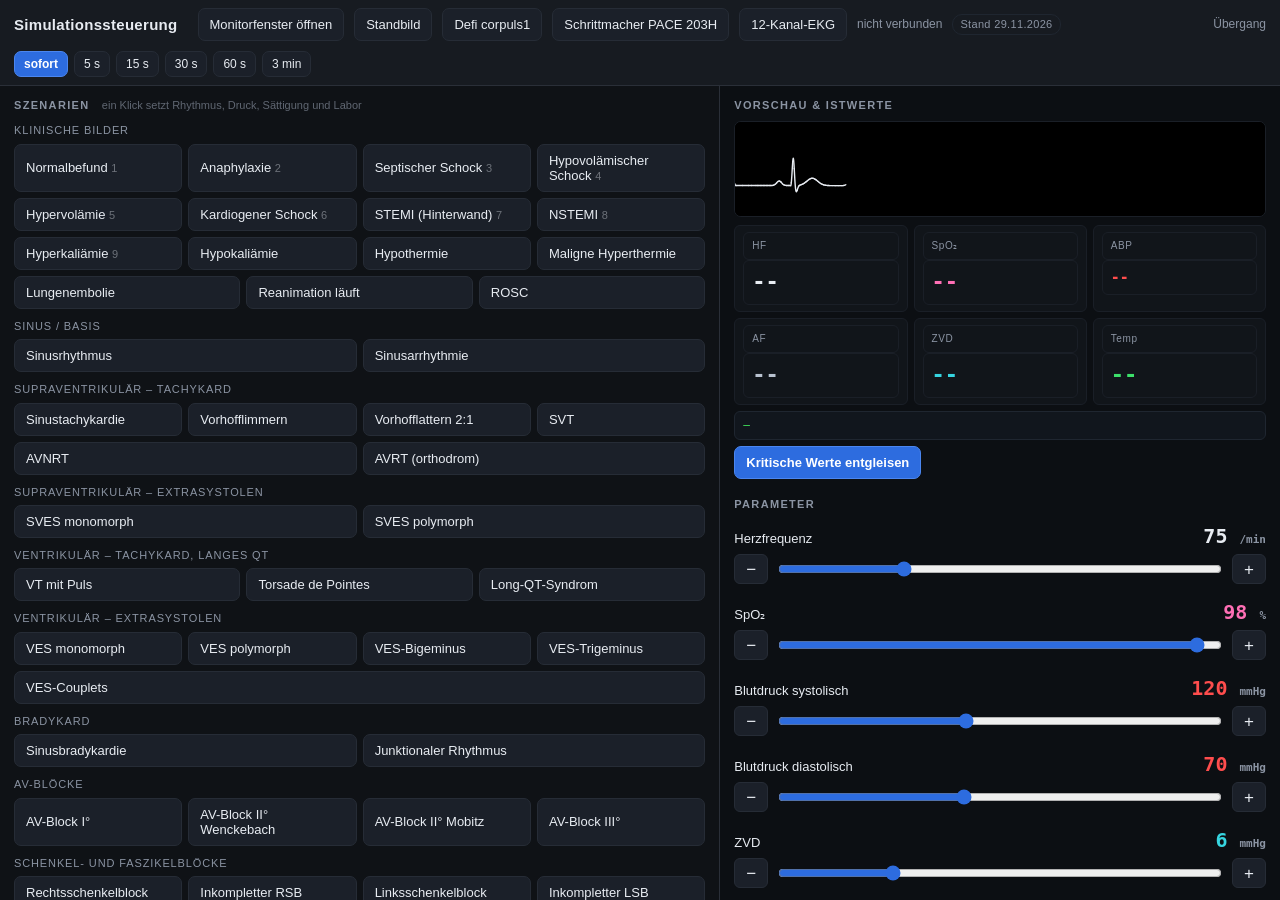
<file: index.html>
<!doctype html>
<html lang="de">
<head>
<meta charset="utf-8">
<title>Simulationssteuerung</title>
<meta name="viewport" content="width=device-width, initial-scale=1">
<script>
/* Am Handy (Touch, kleiner Bildschirm) gleich zur Handy-Fassung – so reicht
   im QR-Code die kurze Startadresse. ?desktop erzwingt diese Seite. */
(function () {
  try {
    if (window.top !== window.self || /[?&]desktop\b/.test(location.search)) return;
    if (matchMedia('(pointer: coarse)').matches &&
        Math.min(screen.width, screen.height) < 600) location.replace('mobil.html');
  } catch (e) {}
})();
</script>
<link rel="stylesheet" href="style.css?v=202611242213">
<link rel="stylesheet" href="mobil.css?v=202611242213">
</head>
<body>
<div id="control">
  <div id="chead">
    <h1>Simulationssteuerung</h1>
    <button class="b" id="btnOpen">Monitorfenster öffnen</button>
    <button class="b" id="btnFreeze" title="Taste P">Standbild</button>
    <button class="b" id="btnDefi">Defi corpuls1</button>
    <button class="b" id="btnPacer">Schrittmacher PACE 203H</button>
    <button class="b" id="btnEkg" title="Taste E – schreibt zehn Sekunden in zwölf Ableitungen">12-Kanal-EKG</button>
    <span id="link">nicht verbunden</span>
    <span id="build" title="Dateistand – zeigt das Fenster eine aeltere Fassung, hilft Neuladen mit Umschalt+Neu laden">Stand 29.11.2026</span>
    <span class="spacer"></span>
    <span style="font-size:12px;color:var(--dim)">Übergang</span>
    <span class="btnrow" id="transRow"></span>
  </div>

  <div id="cbody">
    <div id="cleft">
      <h2 class="sec">Szenarien <span>ein Klick setzt Rhythmus, Druck, Sättigung und Labor</span></h2>
      <div id="presetRow"></div>

      <h2 class="sec">Artefakte</h2>
      <div class="btnrow" id="artRow"></div>

      <h2 class="sec">EKG-Form (Ischämie, Elektrolyte)</h2>
      <div class="btnrow" id="twRow"></div>
      <div class="lbl" style="margin-top:10px">Erregungsleitung – Schenkel- und Faszikelblöcke</div>
      <div class="btnrow" id="blockRow"></div>

      <h2 class="sec">Medikamente – Etiketten nach ISO 26825 / DIVI</h2>
      <div id="medBox"></div>
      <div id="medGivenWrap">
        <div class="lbl">Gegeben <span>ohne Halbwertszeit – die Wirkung bleibt stehen</span>
          <button class="b" id="btnMedConv" title="Schlägt der Rhythmus nach der Gabe um?">Rhythmusumschlag</button>
          <button class="b" id="btnMedClear">Liste leeren</button></div>
        <div id="medGiven"></div>
      </div>

      <h2 class="sec">Defibrillation und Kardioversion</h2>
      <div class="defi">
        <div class="lbl">Betriebsart</div>
        <div class="btnrow" id="defiMode"></div>
        <div class="lbl">Energie</div>
        <div class="btnrow" id="defiEnergy"></div>
        <div class="lbl">Ergebnis nach dem Schock</div>
        <div class="btnrow" id="defiOutcome"></div>
        <div class="btnrow" style="margin-top:10px">
          <button class="b shock" id="btnShock" title="Taste D">Schock abgeben</button>
        </div>
        <div id="cprCycle" style="display:none">
          Thoraxkompressionen laufen – Rhythmuskontrolle in <b class="num" id="cprCycleT">2:00</b>
          <button class="b" id="btnRhythmCheck" title="Zyklus vorzeitig beenden">Rhythmuskontrolle jetzt</button>
        </div>
        <p class="hint">Läuft die Reanimation, heißt es beim Schock erst „Alle weg!“: Die Kompressionen
           stoppen, der Druck fällt ab, dann fällt der Schock – und danach wird zwei Minuten
           weitergedrückt, bevor der Rhythmus beurteilt wird.</p>
      </div>

      <details id="rhythmDet">
        <summary class="sec">Nur der Herzrhythmus <span id="rhythmNow">Sinusrhythmus</span></summary>
        <p class="hint">Ändert allein den Rhythmus. Druck, Sättigung und Labor bleiben stehen,
           wie sie sind – für den vollständigen Fall das Szenario oben nehmen.</p>
        <div id="rhythmBox"></div>
      </details>

      <h2 class="sec">Anzeige</h2>
      <div class="btnrow" id="showRow"></div>
      <div class="btnrow" style="margin-top:6px" id="sweepRow"></div>
    </div>

    <div id="cright">
      <h2 class="sec">Vorschau &amp; Istwerte</h2>
      <canvas id="preview"></canvas>
      <div id="live">
        <div><div class="k">HF</div><div class="n num" id="lv-hr" style="color:var(--ecg)">--</div></div>
        <div><div class="k">SpO₂</div><div class="n num" id="lv-spo2" style="color:var(--spo2)">--</div></div>
        <div><div class="k">ABP</div><div class="n num" id="lv-art" style="color:var(--art);font-size:15px">--</div></div>
        <div><div class="k">AF</div><div class="n num" id="lv-af" style="color:var(--af)">--</div></div>
        <div><div class="k">ZVD</div><div class="n num" id="lv-cvp" style="color:var(--cvp)">--</div></div>
        <div><div class="k">Temp</div><div class="n num" id="lv-temp" style="color:var(--temp)">--</div></div>
      </div>
      <div id="lvstat">–</div>
      <div id="decompNote" style="display:none"></div>
      <div class="btnrow" style="margin-top:6px">
        <button class="b active" id="btnDecomp"
          title="Kalium ab 8,0 mmol/l führt zu Kammerflimmern, ein systolischer Druck unter 50 mmHg zur Asystolie">Kritische Werte entgleisen</button>
      </div>

      <h2 class="sec">Parameter</h2>
      <div id="sliders"></div>

      <h2 class="sec">Labor / BGA</h2>
      <div class="btnrow" style="margin-bottom:4px">
        <button class="b" id="btnBga">BGA abnehmen <span style="opacity:.4;font-size:11px">B</span></button>
        <button class="b active" id="btnLacAuto">Laktat automatisch</button>
        <select class="b" id="probentyp">
          <option>Arteriell</option>
          <option>Venös</option>
          <option>Kapillär</option>
        </select>
      </div>
      <div id="labSliders"></div>

      <h2 class="sec">Patient</h2>
      <div class="btnrow">
        <input class="b" id="pName" value="Mustermann, Max" style="flex:1 1 150px;background:#1b2029;color:var(--txt);border:1px solid #262c36;border-radius:7px;padding:8px 10px">
        <input class="b" id="pAge" value="64 J." style="width:80px;background:#1b2029;color:var(--txt);border:1px solid #262c36;border-radius:7px;padding:8px 10px">
        <input class="b" id="pBed" value="ICU 03" style="width:92px;background:#1b2029;color:var(--txt);border:1px solid #262c36;border-radius:7px;padding:8px 10px">
      </div>

      <h2 class="sec">Protokoll</h2>
      <div id="log"></div>
    </div>
  </div>
</div>
<div id="devOverlay"></div>
<div id="bgaOverlay">
  <div class="bgaSheet">
    <div class="paper" id="bgaPaper"></div>
    <div class="bgaBtns">
      <button id="bgaPrint">Drucken</button>
      <button id="bgaClose">Schließen</button>
    </div>
  </div>
</div>
<script src="engine.js?v=202611242213"></script>
<script src="bga.js?v=202611242213"></script>
<script src="devices.js?v=202611242213"></script>
<script src="ekgkrit.js?v=202611242213"></script>
<script src="ekg12.js?v=202611242213"></script>
<script src="control.js?v=202611242213"></script>
<script src="mobil-steuerung.js?v=202611242213"></script>
</body>
</html>
</file>
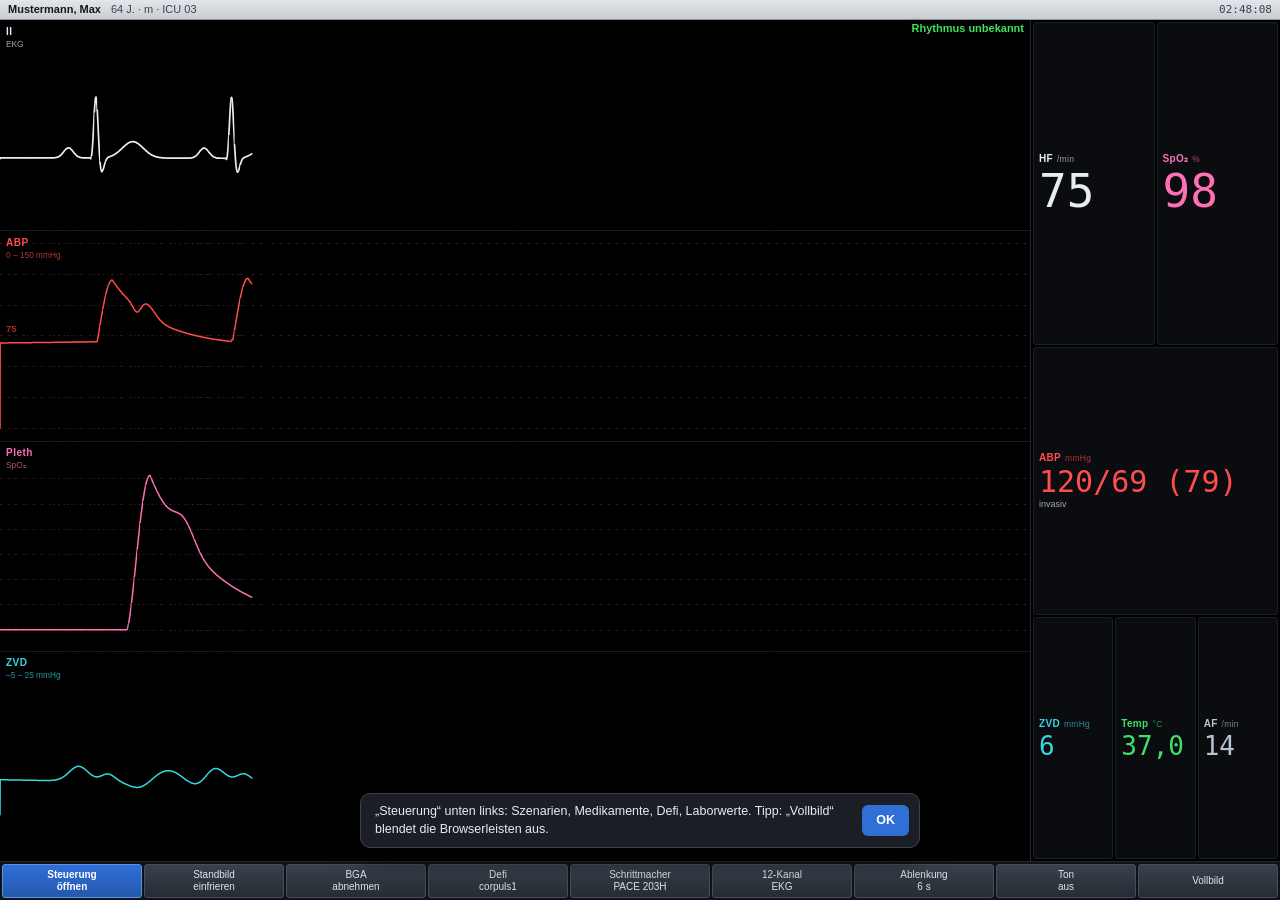
<file: mobil.html>
<!doctype html>
<html lang="de">
<head>
<meta charset="utf-8">
<title>Simulationsmonitor</title>
<meta name="viewport" content="width=device-width, initial-scale=1, viewport-fit=cover">
<meta name="theme-color" content="#000000">
<meta name="apple-mobile-web-app-capable" content="yes">
<meta name="mobile-web-app-capable" content="yes">
<meta name="apple-mobile-web-app-status-bar-style" content="black-translucent">
<meta name="apple-mobile-web-app-title" content="Simulator">
<link rel="manifest" href="manifest.webmanifest">
<link rel="icon" href="icon-192.png" type="image/png">
<link rel="apple-touch-icon" href="icon-180.png">
<link rel="stylesheet" href="style.css?v=202611242213">
<link rel="stylesheet" href="mobil.css?v=202611242213">
</head>
<!-- Handy-Fassung: Monitor im Querformat, die Steuerung klappt von rechts
     herein (index.html?embed=1 als Rahmen). -->
<body class="monitorpage mobile">
<div id="device">
  <div id="screen">
    <div id="mhead">
      <span class="pat" id="pat">–</span>
      <span class="meta" id="meta">–</span>
      <span class="spacer"></span>
      <span class="meta num" id="clock">--:--:--</span>
    </div>

    <div id="alarmbar"><span style="opacity:.5">keine Alarme</span></div>

    <div id="mbody">
      <div id="waves">
        <canvas id="cv"></canvas>
        <div id="rhystat"><div id="rs-rhythm"></div><div id="rs-ect"></div></div>
        <canvas id="draw"></canvas>
        <div id="frozenTag" style="display:none">STANDBILD</div>
        <div id="drawbar" style="display:none">
          <span class="dlab">Bild angehalten – hineinmalen:</span>
          <button class="dk on" data-tool="pen">Stift</button>
          <button class="dk" data-tool="erase">Radierer</button>
          <span class="dsep"></span>
          <button class="sw on" data-col="#ffd23f" style="--sw:#ffd23f" title="gelb"></button>
          <button class="sw" data-col="#ff3b30" style="--sw:#ff3b30" title="rot"></button>
          <button class="sw" data-col="#3ce06a" style="--sw:#3ce06a" title="grün"></button>
          <button class="sw" data-col="#ffffff" style="--sw:#ffffff" title="weiß"></button>
          <span class="dsep"></span>
          <button class="dk" id="dkClear">alles löschen</button>
        </div>
        <div id="noconn">Simulator wird geladen …</div>
      </div>
      <div id="nums">
        <div class="tile" id="t-hr">
          <div class="tl"><span class="lab">HF</span><span class="unit">/min</span><span class="lim" id="l-hr"></span></div>
          <div class="val num" id="v-hr">--</div>
          <div class="sub" id="s-hr"></div>
        </div>
        <div class="tile" id="t-spo2">
          <div class="tl"><span class="lab">SpO₂</span><span class="unit">%</span><span class="lim" id="l-spo2"></span></div>
          <div class="val num" id="v-spo2">--</div>
          <div class="sub" id="s-spo2">Pleth</div>
        </div>
        <div class="tile" id="t-art">
          <div class="tl"><span class="lab">ABP</span><span class="unit">mmHg</span><span class="lim" id="l-art"></span></div>
          <div class="val num small" id="v-art">--/-- (--)</div>
          <div class="sub" id="s-art">invasiv</div>
        </div>
        <div class="tile" id="t-cvp">
          <div class="tl"><span class="lab">ZVD</span><span class="unit">mmHg</span><span class="lim" id="l-cvp"></span></div>
          <div class="val num" id="v-cvp">--</div>
          <div class="sub">Mittelwert</div>
        </div>
        <div class="tile" id="t-temp">
          <div class="tl"><span class="lab">Temp</span><span class="unit">°C</span><span class="lim" id="l-temp"></span></div>
          <div class="val num" id="v-temp">--</div>
          <div class="sub">Blase</div>
        </div>
        <div class="tile" id="t-af">
          <div class="tl"><span class="lab">AF</span><span class="unit">/min</span></div>
          <div class="val num" id="v-af">--</div>
          <div class="sub">Impedanz</div>
        </div>
      </div>
    </div>

    <div id="medbar" style="display:none">
      <span class="mbhead" id="mbIcon">Therapie</span>
      <span class="mbitems" id="medItems"></span>
    </div>

    <div id="softkeys">
      <button class="sk ctl" id="skCtl">Steuerung<br>öffnen</button>
      <button class="sk" id="skFreeze">Standbild<br><span id="skFreezeVal">einfrieren</span></button>
      <button class="sk" id="skBga">BGA<br>abnehmen</button>
      <button class="sk" id="skDefi">Defi<br>corpuls1</button>
      <button class="sk" id="skPacer">Schritt&shy;macher<br>PACE 203H</button>
      <button class="sk" id="skEkg">12-Kanal<br>EKG</button>
      <button class="sk" id="skSweep">Ablenkung<br><span id="skSweepVal">6 s</span></button>
      <button class="sk" id="skSound">Ton<br><span id="skSoundVal">aus</span></button>
      <button class="sk" id="skFs">Voll&shy;bild</button>
    </div>
  </div>
</div>

<div id="devOverlay"></div>

<div id="bgaOverlay">
  <div class="bgaSheet">
    <div class="paper" id="bgaPaper"></div>
    <div class="bgaBtns">
      <button id="bgaPrint">Drucken</button>
      <button id="bgaClose">Schließen</button>
    </div>
  </div>
</div>

<!-- Steuerung: klappt von rechts herein -->
<div id="scrim"></div>
<aside id="drawer" aria-hidden="true">
  <div id="drawerHead">
    <b>Steuerung</b>
    <button id="drawerClose" aria-label="Steuerung schließen">Schließen ✕</button>
  </div>
  <div id="drawerBody"></div>
</aside>
<!-- Griff am rechten Rand, solange ein Gerät, das EKG oder die BGA offen ist -->
<button id="ctlHandle" aria-label="Steuerung öffnen"><span>Steuerung</span></button>

<div id="tip" role="status">
  <span id="tipText"></span>
  <button id="tipClose" aria-label="Hinweis schließen">OK</button>
</div>

<div id="rotateHint">
  <svg viewBox="0 0 120 120" width="96" height="96" aria-hidden="true">
    <g class="phone"><rect x="38" y="14" width="44" height="92" rx="8" fill="none" stroke="currentColor" stroke-width="5"/>
      <circle cx="60" cy="96" r="3.5" fill="currentColor"/></g>
  </svg>
  <p><b>Bitte das Handy quer halten.</b><br>Der Monitor ist für das Querformat gebaut.</p>
  <p class="small">Bleibt das Bild hochkant, die Bildschirmausrichtungs-Sperre im Kontrollzentrum lösen.</p>
</div>

<script src="engine.js?v=202611242213"></script>
<script src="bga.js?v=202611242213"></script>
<script src="devices.js?v=202611242213"></script>
<script src="ekgkrit.js?v=202611242213"></script>
<script src="ekg12.js?v=202611242213"></script>
<script src="monitor.js?v=202611242213"></script>
<script src="mobil.js?v=202611242213"></script>
</body>
</html>
</file>
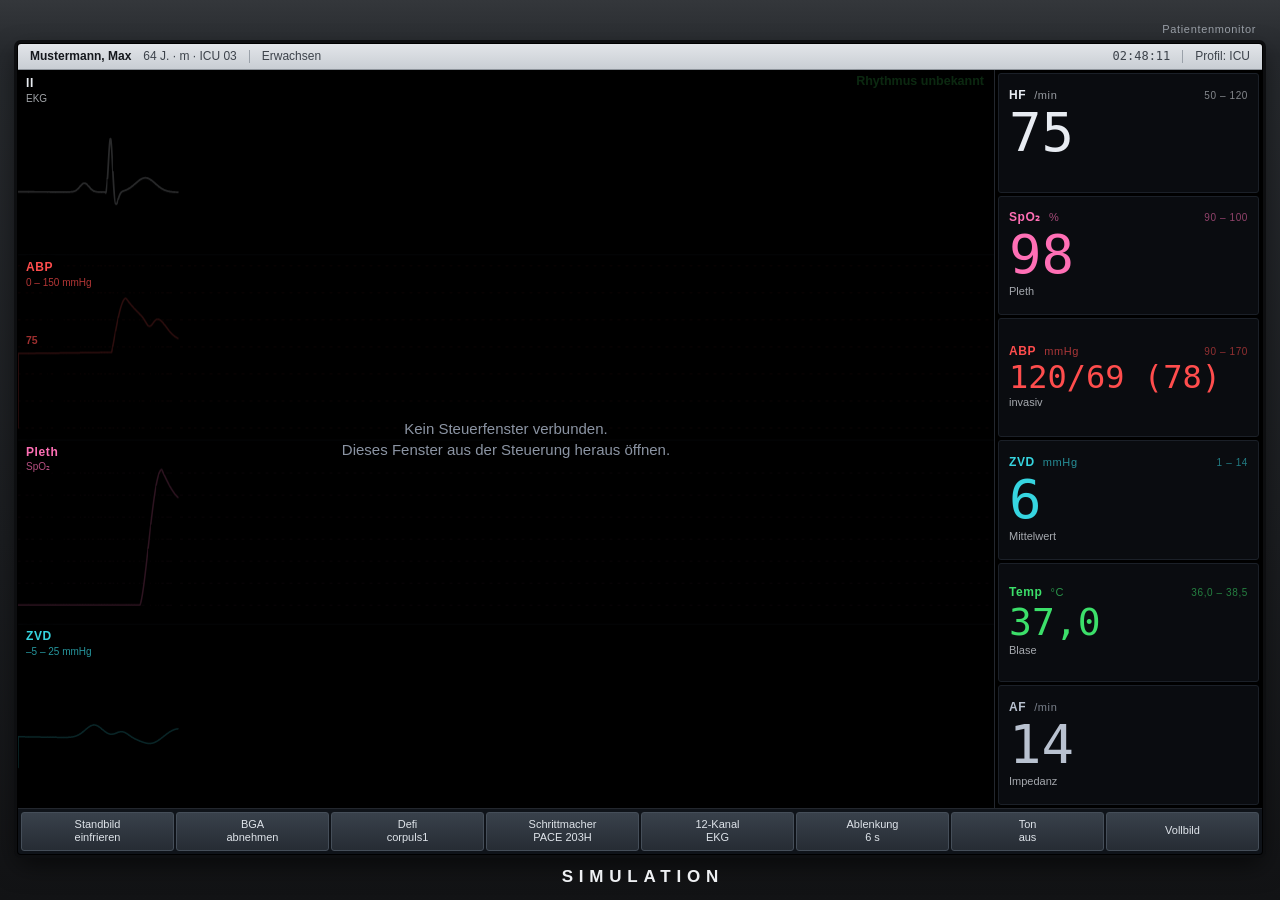
<file: monitor.html>
<!doctype html>
<html lang="de">
<head>
<meta charset="utf-8">
<title>Patientenmonitor</title>
<link rel="stylesheet" href="style.css?v=202611242213">
</head>
<body class="monitorpage">
<div id="device">
  <div id="bezelTop"><span id="model">Patientenmonitor</span></div>

  <div id="screen">
    <div id="mhead">
      <span class="pat" id="pat">–</span>
      <span class="meta" id="meta">–</span>
      <span class="sep"></span>
      <span class="meta">Erwachsen</span>
      <span class="spacer"></span>
      <span class="meta num" id="clock">--:--:--</span>
      <span class="sep"></span>
      <span class="meta">Profil: ICU</span>
    </div>

    <div id="alarmbar"><span style="opacity:.5">keine Alarme</span></div>

    <div id="mbody">
      <div id="waves">
        <canvas id="cv"></canvas>
        <div id="rhystat"><div id="rs-rhythm"></div><div id="rs-ect"></div></div>
        <canvas id="draw"></canvas>
        <div id="frozenTag" style="display:none">STANDBILD</div>
        <div id="drawbar" style="display:none">
          <span class="dlab">Bild angehalten – hineinmalen:</span>
          <button class="dk on" data-tool="pen">Stift</button>
          <button class="dk" data-tool="erase">Radierer</button>
          <span class="dsep"></span>
          <button class="sw on" data-col="#ffd23f" style="--sw:#ffd23f" title="gelb"></button>
          <button class="sw" data-col="#ff3b30" style="--sw:#ff3b30" title="rot"></button>
          <button class="sw" data-col="#3ce06a" style="--sw:#3ce06a" title="grün"></button>
          <button class="sw" data-col="#ffffff" style="--sw:#ffffff" title="weiß"></button>
          <span class="dsep"></span>
          <button class="dk" id="dkClear">alles löschen</button>
        </div>
        <div id="noconn">Kein Steuerfenster verbunden.<br>Dieses Fenster aus der Steuerung heraus öffnen.</div>
      </div>
      <div id="nums">
        <div class="tile" id="t-hr">
          <div class="tl"><span class="lab">HF</span><span class="unit">/min</span><span class="lim" id="l-hr"></span></div>
          <div class="val num" id="v-hr">--</div>
          <div class="sub" id="s-hr"></div>
        </div>
        <div class="tile" id="t-spo2">
          <div class="tl"><span class="lab">SpO₂</span><span class="unit">%</span><span class="lim" id="l-spo2"></span></div>
          <div class="val num" id="v-spo2">--</div>
          <div class="sub" id="s-spo2">Pleth</div>
        </div>
        <div class="tile" id="t-art">
          <div class="tl"><span class="lab">ABP</span><span class="unit">mmHg</span><span class="lim" id="l-art"></span></div>
          <div class="val num small" id="v-art">--/-- (--)</div>
          <div class="sub" id="s-art">invasiv</div>
        </div>
        <div class="tile" id="t-cvp">
          <div class="tl"><span class="lab">ZVD</span><span class="unit">mmHg</span><span class="lim" id="l-cvp"></span></div>
          <div class="val num" id="v-cvp">--</div>
          <div class="sub">Mittelwert</div>
        </div>
        <div class="tile" id="t-temp">
          <div class="tl"><span class="lab">Temp</span><span class="unit">°C</span><span class="lim" id="l-temp"></span></div>
          <div class="val num" id="v-temp">--</div>
          <div class="sub">Blase</div>
        </div>
        <div class="tile" id="t-af">
          <div class="tl"><span class="lab">AF</span><span class="unit">/min</span></div>
          <div class="val num" id="v-af">--</div>
          <div class="sub">Impedanz</div>
        </div>
      </div>
    </div>

    <div id="medbar" style="display:none">
      <span class="mbhead" id="mbIcon">Therapie</span>
      <span class="mbitems" id="medItems"></span>
    </div>

    <div id="softkeys">
      <button class="sk" id="skFreeze">Standbild<br><span id="skFreezeVal">einfrieren</span></button>
      <button class="sk" id="skBga">BGA<br>abnehmen</button>
      <button class="sk" id="skDefi">Defi<br>corpuls1</button>
      <button class="sk" id="skPacer">Schrittmacher<br>PACE 203H</button>
      <button class="sk" id="skEkg">12-Kanal<br>EKG</button>
      <button class="sk" id="skSweep">Ablenkung<br><span id="skSweepVal">6 s</span></button>
      <button class="sk" id="skSound">Ton<br><span id="skSoundVal">aus</span></button>
      <button class="sk" id="skFs">Vollbild</button>
    </div>
  </div>

  <div id="bezelBottom"><span class="brand">SIMULATION</span></div>
</div>

<div id="devOverlay"></div>

<div id="bgaOverlay">
  <div class="bgaSheet">
    <div class="paper" id="bgaPaper"></div>
    <div class="bgaBtns">
      <button id="bgaPrint">Drucken</button>
      <button id="bgaClose">Schließen</button>
    </div>
  </div>
</div>

<script src="engine.js?v=202611242213"></script>
<script src="bga.js?v=202611242213"></script>
<script src="devices.js?v=202611242213"></script>
<script src="ekgkrit.js?v=202611242213"></script>
<script src="ekg12.js?v=202611242213"></script>
<script src="monitor.js?v=202611242213"></script>
</body>
</html>
</file>
<file: style.css>
/* Gemeinsames Styling für Monitor- und Steuerfenster */
:root {
  --bg: #000;
  --panel: #14171c;
  --panel2: #1c2027;
  --line: #2a2f38;
  --txt: #e8ecf2;
  --dim: #8b94a3;
  --ecg: #e8ecf2;        /* Hausstandard: EKG weißgrau */
  --spo2: #ff6fb5;       /* SpO2 rosa */
  --art: #ff4d4d;
  --cvp: #36d5e0;        /* ZVD blau */
  --af: #b9c2d0;
  --temp: #3ce06a;       /* Temperatur gruen */
  --warn: #ffd23f;
  --crit: #ff3b30;
}

* { box-sizing: border-box; }
html, body { height: 100%; margin: 0; }
body {
  background: var(--bg);
  color: var(--txt);
  font: 14px/1.4 -apple-system, BlinkMacSystemFont, "Segoe UI", Roboto, sans-serif;
  -webkit-font-smoothing: antialiased;
  overflow: hidden;
}
.num { font-family: "SF Mono", ui-monospace, Menlo, Consolas, monospace; font-variant-numeric: tabular-nums; }

/* ---------------- Monitor: Gehäuse im Stil IntelliVue MX550 ---------------- */

body.monitorpage { background: #0a0a0b; }

#device {
  height: 100%; display: flex; flex-direction: column;
  background: linear-gradient(#34373b 0%, #26292d 6%, #1b1d20 60%, #121315 100%);
  padding: 22px 18px 0;
}
#bezelTop {
  flex: 0 0 auto; display: flex; justify-content: flex-end; align-items: center;
  padding: 0 6px 7px;
}
#model { font-size: 11px; letter-spacing: .06em; color: #9aa0a8; }
#bezelBottom {
  flex: 0 0 auto; display: flex; align-items: center; justify-content: center;
  height: 46px;
}
#bezelBottom .brand {
  font-size: 17px; font-weight: 600; letter-spacing: .34em;
  color: #eef0f3; text-indent: .34em;
}

#screen {
  flex: 1; display: flex; flex-direction: column; min-height: 0;
  background: #000; border-radius: 3px; overflow: hidden;
  box-shadow: 0 0 0 1px #000, 0 0 0 4px #0d0e10, 0 10px 26px rgba(0,0,0,.6);
}

/* helle Kopfleiste wie beim IntelliVue */
#mhead {
  display: flex; align-items: center; gap: 12px;
  padding: 4px 12px; background: linear-gradient(#e2e5e9, #c9ced4);
  color: #14171c; border-bottom: 1px solid #8e949b;
  font-size: 12px; flex: 0 0 auto;
}
#mhead .pat { font-weight: 700; }
#mhead .meta { color: #3d434b; }
#mhead .sep { width: 1px; height: 13px; background: #9aa1a9; }
#mhead .spacer { flex: 1; }

#alarmbar {
  flex: 0 0 auto; min-height: 24px; display: flex; align-items: center; gap: 12px;
  padding: 2px 12px; font-weight: 700; letter-spacing: .04em; font-size: 13px;
  background: #0c0e12; border-bottom: 1px solid var(--line); color: var(--dim);
}
#alarmbar .a { padding: 2px 10px; border-radius: 3px; }
#alarmbar .a.p3 { background: var(--crit); color: #fff; }
#alarmbar .a.p2 { background: var(--warn); color: #000; }
@keyframes blink { 50% { opacity: .25; } }
#alarmbar .a.p3 { animation: blink 1s steps(1) infinite; }

#mbody { flex: 1; display: flex; min-height: 0; }
#waves { flex: 1; position: relative; min-width: 0; background: #000; }
#waves canvas { display: block; width: 100%; height: 100%; }
.lanelab {
  position: absolute; left: 8px; font-size: 12px; font-weight: 700;
  letter-spacing: .05em; pointer-events: none; text-shadow: 0 0 6px #000, 0 0 3px #000;
}
.lanelab small { display: block; font-weight: 400; opacity: .7; letter-spacing: 0; }

/* Beschriftung der mittleren Hilfslinie im Druckkanal */
.gridlab {
  position: absolute; left: 8px; font-size: 10.5px; font-weight: 600;
  opacity: .62; pointer-events: none; text-shadow: 0 0 6px #000, 0 0 3px #000;
}

/* Malebene ueber den Kurven. Sie liegt nach den Kurven im Dokument und
   deckt sie deshalb ab; angeklickt wird sie nur im Standbild. */
#waves #draw {
  position: absolute; inset: 0; pointer-events: none; touch-action: none;
  cursor: crosshair;
}
/* Radierer: Kreis in der Groesse des Bereichs, der einen Strich erfasst */
#waves #draw.erase {
  cursor: url("data:image/svg+xml,%3Csvg xmlns='http://www.w3.org/2000/svg' width='22' height='22'%3E%3Ccircle cx='11' cy='11' r='9' fill='rgba(255,255,255,.18)' stroke='%23000' stroke-width='3'/%3E%3Ccircle cx='11' cy='11' r='9' fill='none' stroke='%23fff' stroke-width='1.5'/%3E%3C/svg%3E") 11 11, cell;
}

#frozenTag {
  position: absolute; left: 50%; top: 4px; transform: translateX(-50%);
  font-size: 11.5px; font-weight: 700; letter-spacing: .14em;
  color: #0c0e12; background: var(--warn); padding: 2px 10px; border-radius: 3px;
  pointer-events: none;
}

/* Werkzeugleiste, nur im Standbild sichtbar */
/* Sie schwebt ueber dem unteren Rand der Kurvenflaeche und nimmt keinen
   eigenen Platz ein: Beim Einfrieren verschiebt sich am Monitor nichts. */
#drawbar {
  position: absolute; left: 50%; bottom: 8px; transform: translateX(-50%); z-index: 8;
  display: flex; align-items: center; gap: 6px; white-space: nowrap;
  padding: 5px 12px; background: rgba(21, 24, 30, .94); border: 1px solid #343b45;
  border-radius: 8px; box-shadow: 0 6px 18px rgba(0,0,0,.55);
}
#drawbar .dlab { font-size: 11px; color: var(--warn); margin-right: 4px; font-weight: 600; }
#drawbar .dsep { width: 1px; height: 18px; background: #343b45; margin: 0 4px; }
.dk {
  padding: 4px 10px; font-size: 11.5px; font-family: inherit; cursor: pointer;
  background: linear-gradient(#39414b, #262c34); color: #dfe4ea;
  border: 1px solid #454e59; border-radius: 3px;
}
.dk:hover { background: linear-gradient(#444d58, #2e353e); }
.dk.on { background: linear-gradient(#2f6fd6, #2558ae); border-color: #5b92e8; color: #fff; }
.sw {
  width: 22px; height: 22px; border-radius: 50%; cursor: pointer; padding: 0;
  background: var(--sw); border: 1px solid #545c66;
}
.sw.on { box-shadow: 0 0 0 2px #0f1319, 0 0 0 4px #7fa6e8; }

/* Rhythmusmeldung rechts über der EKG-Kurve, grün wie beim IntelliVue */
#rhystat {
  position: absolute; right: 10px; top: 4px; text-align: right;
  pointer-events: none; font-size: 12.5px; font-weight: 600; line-height: 1.25;
  color: #3fe05a; text-shadow: 0 0 6px #000, 0 0 3px #000;
}
#rhystat #rs-ect { font-weight: 400; opacity: .88; }

#nums {
  flex: 0 0 268px; display: flex; flex-direction: column; gap: 3px;
  padding: 3px; background: #000; border-left: 1px solid #23272e;
}
.tile {
  background: #0a0c10; border: 1px solid #1b2028; border-radius: 3px;
  padding: 3px 10px 5px; flex: 1; display: flex; flex-direction: column; justify-content: center;
  position: relative; overflow: hidden;
}
.tile .tl { display: flex; align-items: baseline; gap: 8px; font-size: 12px; font-weight: 700; letter-spacing: .05em; }
.tile .tl .unit { font-weight: 400; font-size: 11px; opacity: .65; }
.tile .tl .lim { margin-left: auto; font-size: 10px; opacity: .55; font-weight: 400; }
/* Die Zahlen wachsen mit der Fensterhoehe, damit sie auch auf kleinen
   Schirmen noch in die Kachel passen. */
.tile .val { font-size: clamp(26px, 7.2vh, 54px); line-height: 1; font-weight: 500; margin-top: 2px; }
.tile .val.small { font-size: clamp(18px, 4.3vh, 32px); }
#t-temp .val { font-size: clamp(20px, 4.8vh, 38px); }
.tile .sub { font-size: 11px; opacity: .7; margin-top: 2px; min-height: 14px; }
.tile.alarm { border-color: var(--crit); }
.tile.alarm .val { animation: blink 1s steps(1) infinite; }

#t-hr .val, #t-hr .tl { color: var(--ecg); }
#t-spo2 .val, #t-spo2 .tl { color: var(--spo2); }
#t-art .val, #t-art .tl { color: var(--art); }
#t-cvp .val, #t-cvp .tl { color: var(--cvp); }
#t-af .val, #t-af .tl { color: var(--af); }
#t-temp .val, #t-temp .tl { color: var(--temp); }

/* Funktionstasten am unteren Bildschirmrand */
#softkeys {
  flex: 0 0 auto; display: flex; gap: 2px; padding: 3px;
  background: #0f1319; border-top: 1px solid #23272e;
}
.sk {
  flex: 1; min-width: 0; padding: 5px 4px; font-size: 11px; line-height: 1.25;
  background: linear-gradient(#39414b, #262c34); color: #dfe4ea;
  border: 1px solid #454e59; border-radius: 3px; cursor: pointer;
  font-family: inherit; text-align: center;
}
.sk:hover { background: linear-gradient(#444d58, #2e353e); }
.sk.on { background: linear-gradient(#2f6fd6, #2558ae); border-color: #5b92e8; color: #fff; }

#noconn {
  position: absolute; inset: 0; display: flex; align-items: center; justify-content: center;
  background: rgba(0,0,0,.82); font-size: 15px; color: var(--dim); text-align: center; padding: 30px;
}

/* --------- Medikamente: Spritzenaufkleber nach ISO 26825 / DIVI ---------
   Die Etiketten werden in Steuerung und Monitor gleich gezeichnet.
   --c ist die Kennfarbe der Wirkstoffgruppe, --c2 die zweite Farbe der
   diagonal geteilten DIVI-Gruppen. */

.medlab {
  position: relative; display: inline-block; border-radius: 2px;
  background: var(--c); line-height: 1.15;
}
.medlab .inner {
  position: relative; z-index: 1; display: flex; flex-direction: column;
  justify-content: center; min-width: 92px; padding: 3px 7px;
  color: #000; border-radius: 1px;
}
.medlab .nm { font-size: 11.5px; font-weight: 700; letter-spacing: .01em; white-space: nowrap; }
.medlab .ds { font-size: 9.5px; opacity: .78; font-variant-numeric: tabular-nums; }

/* Ausnahme Adrenalin nach ISO 26825: obere Haelfte schwarz, Schrift in der
   Kennfarbe. */
.medlab.s-epi { background: linear-gradient(#000 0 50%, var(--c) 50% 100%); }
.medlab.s-epi .nm { color: var(--c); }

/* Vasodilatatoren/Antihypertonika: weisser Grund, Randschraffur in der
   Kennfarbe. Relaxansantagonisten zusaetzlich mit schwarzem Querbalken. */
.medlab.s-hatch, .medlab.s-bar {
  padding: 3px;
  background: repeating-linear-gradient(135deg, var(--c) 0 3px, #fff 3px 7px);
}
.medlab.s-hatch .inner, .medlab.s-bar .inner { background: #fff; }
.medlab.s-bar::after {
  content: ''; position: absolute; left: 0; right: 0; top: 50%;
  height: 3px; margin-top: -1.5px; background: #000; z-index: 0;
}

/* DIVI-Gruppen: zwei Farbfelder, col[0] links unten, col[1] rechts oben. */
.medlab.s-diag {
  background: linear-gradient(to top right, var(--c) 0 49.4%, var(--c2) 50.6% 100%);
}
.medlab.s-diag .inner { color: #fff; }
.medlab.s-diag .ds { opacity: .9; }

/* Defibrillation ist kein Medikament und bekommt deshalb kein ISO-Etikett,
   sondern eine klar davon unterscheidbare Marke. */
.medlab.s-defi { background: #15171b; border: 1px solid var(--warn); }
.medlab.s-defi .inner { color: var(--warn); }
.medlab.s-defi .ds { opacity: .85; }

/* Medikationszeile am Monitor */
#medbar {
  flex: 0 0 auto; display: flex; align-items: center; gap: 10px;
  padding: 4px 10px; background: #0c0e12; border-top: 1px solid #23272e;
  min-height: 34px;
}
#medbar .mbhead {
  display: flex; align-items: center; gap: 6px; flex: 0 0 auto;
  font-size: 11px; font-weight: 700; letter-spacing: .07em; text-transform: uppercase;
  color: var(--temp);
}
#medbar .mbitems { display: flex; align-items: center; gap: 8px; overflow-x: auto; min-width: 0; }
svg.syr { width: 26px; height: 13px; flex: 0 0 auto; }

.medgiv { display: inline-flex; align-items: center; gap: 6px; flex: 0 0 auto; }
.medgiv .mt { display: flex; flex-direction: column; font-size: 10px; line-height: 1.2; }
.medgiv .mt b { font-weight: 600; color: var(--txt); font-variant-numeric: tabular-nums; }
.medgiv .mt i { font-style: normal; color: var(--dim); font-variant-numeric: tabular-nums; }
@keyframes medpulse { 50% { box-shadow: 0 0 0 2px var(--temp); } }
.medgiv.fresh .medlab { animation: medpulse .9s ease-in-out 10; }

/* ---------------- Steuerung ---------------- */

#control { display: flex; flex-direction: column; height: 100%; background: #0f1216; overflow: hidden; }
#chead {
  flex: 0 0 auto; display: flex; align-items: center; gap: 10px; flex-wrap: wrap;
  padding: 8px 14px; background: #171b21; border-bottom: 1px solid var(--line);
}
#chead h1 { font-size: 15px; margin: 0 10px 0 0; font-weight: 700; letter-spacing: .02em; }
#chead .spacer { flex: 1; }
#link { font-size: 12px; color: var(--dim); }
#link.ok { color: var(--ecg); }

#cbody { flex: 1; display: flex; min-height: 0; }
#cleft { flex: 1.3; overflow-y: auto; padding: 12px 14px 40px; min-width: 0; }
#cright { flex: 1; overflow-y: auto; padding: 12px 14px 40px; border-left: 1px solid var(--line); background: #0c0f13; min-width: 0; }

h2.sec {
  font-size: 11px; text-transform: uppercase; letter-spacing: .12em; color: var(--dim);
  margin: 18px 0 8px; font-weight: 700;
}
h2.sec:first-child { margin-top: 0; }
h2.sec span { text-transform: none; letter-spacing: 0; font-weight: 400; opacity: .65; margin-left: 8px; }

/* Der Rhythmusbereich steht unten und ist zugeklappt: im Unterricht fuehrt
   das Szenario, der einzelne Rhythmus ist der Sonderfall. */
#rhythmDet { margin: 22px 0 0; border-top: 1px solid var(--line); padding-top: 10px; }
#rhythmDet > summary {
  font-size: 11px; text-transform: uppercase; letter-spacing: .12em; color: var(--dim);
  font-weight: 700; cursor: pointer; list-style: none; padding: 4px 0;
}
#rhythmDet > summary::-webkit-details-marker { display: none; }
#rhythmDet > summary::before {
  content: '\25B8'; display: inline-block; margin-right: 7px; transition: transform .12s;
}
#rhythmDet[open] > summary::before { transform: rotate(90deg); }
#rhythmDet > summary:hover { color: var(--txt); }
#rhythmDet > summary span {
  text-transform: none; letter-spacing: 0; font-weight: 600; color: var(--txt);
  margin-left: 8px; opacity: .9;
}
.hint { font-size: 12px; color: var(--dim); margin: 6px 0 2px; line-height: 1.45; }

.btnrow { display: flex; flex-wrap: wrap; gap: 6px; }
button.b {
  background: #1b2029; color: var(--txt); border: 1px solid #262c36; border-radius: 7px;
  padding: 8px 11px; font-size: 13px; cursor: pointer; text-align: left;
}
button.b:hover { background: #242b36; }
button.b.active { background: #2d6cdf; border-color: #4b86ef; color: #fff; font-weight: 600; }
button.b.crit.active { background: var(--crit); border-color: #ff6a60; }
button.b.wide { flex: 1 1 150px; }

/* Medikamententaste: Etikett oben, Wirkung darunter */
button.b.med { display: flex; flex-direction: column; gap: 5px; align-items: flex-start; padding: 7px 8px; }
button.b.med .medeff { font-size: 10.5px; color: var(--dim); letter-spacing: .01em; }
button.b.med:hover .medeff { color: var(--txt); }
.medgrp {
  font-size: 11px; color: var(--dim); margin: 12px 0 5px;
  letter-spacing: .08em; text-transform: uppercase;
}
.medgrp span { text-transform: none; letter-spacing: 0; opacity: .6; }

#medGivenWrap { margin-top: 12px; padding: 8px 10px; background: #11161d; border: 1px solid #1f2630; border-radius: 7px; }
#medGivenWrap .lbl {
  display: flex; align-items: center; gap: 8px; font-size: 11px; color: var(--dim);
  letter-spacing: .08em; text-transform: uppercase; margin-bottom: 7px;
}
#medGivenWrap .lbl span { text-transform: none; letter-spacing: 0; opacity: .7; }
#medGivenWrap .lbl button { margin-left: auto; padding: 4px 9px; font-size: 11px; }
#medGiven { display: flex; flex-wrap: wrap; gap: 10px; }
#medGiven .none { font-size: 12px; color: var(--dim); }

.defi { padding: 10px; background: #11161d; border: 1px solid #1f2630; border-radius: 7px; }
.defi .lbl {
  font-size: 11px; color: var(--dim); letter-spacing: .08em;
  text-transform: uppercase; margin: 0 0 6px;
}
.defi .btnrow + .lbl { margin-top: 12px; }
button.b.shock {
  background: #7d1912; border-color: #a8392c; color: #ffe9e6; font-weight: 600;
  flex: 1 1 100%; text-align: center; padding: 11px;
}
button.b.shock:hover { background: #99201a; }

.slider { margin: 10px 0 14px; }
.slider .top { display: flex; align-items: baseline; gap: 8px; margin-bottom: 4px; }
.slider .name { font-size: 13px; }
.slider .v { margin-left: auto; font-size: 20px; font-weight: 600; }
.slider .u { font-size: 11px; color: var(--dim); }
.slider .ctl { display: flex; align-items: center; gap: 8px; }
.slider input[type=range] { flex: 1; accent-color: #2d6cdf; height: 26px; }
.slider button {
  width: 34px; height: 30px; border-radius: 6px; border: 1px solid #262c36;
  background: #1b2029; color: var(--txt); font-size: 17px; cursor: pointer; line-height: 1;
}
.slider.hr .v { color: var(--ecg); }
.slider.spo2 .v { color: var(--spo2); }
.slider.sys .v, .slider.dia .v { color: var(--art); }
.slider.cvp .v { color: var(--cvp); }
.slider.af .v { color: var(--af); }
.slider.vaso .v { color: var(--art); }
.slider.ppv .v { color: var(--art); }
.slider.qtf .v { color: var(--ecg); }

/* Zeile unter den Istwerten: Text, den der Monitor am EKG anzeigt */
#lvstat {
  margin-top: 6px; padding: 5px 8px; border-radius: 6px;
  background: #11161d; border: 1px solid #1f2630;
  font-size: 12px; color: #3fe05a; letter-spacing: .02em;
}

select.b {
  background: #1b2029; color: var(--txt); border: 1px solid #262c36;
  border-radius: 7px; padding: 8px 10px; font-size: 13px;
}

#preview { width: 100%; height: 96px; background: #000; border: 1px solid #1a1f27; border-radius: 7px; display: block; }

#live { display: grid; grid-template-columns: 1fr 1fr 1fr; gap: 6px; margin-top: 8px; }
#live div { background: #11151a; border: 1px solid #1a1f27; border-radius: 6px; padding: 6px 8px; }
#live .k { font-size: 10px; color: var(--dim); letter-spacing: .06em; }
#live .n { font-size: 22px; font-weight: 600; }

#log { font-size: 12px; color: var(--dim); max-height: 190px; overflow-y: auto; margin-top: 6px; }
#log div { padding: 2px 0; border-bottom: 1px solid #171b21; }
#log b { color: var(--txt); font-weight: 600; }

/* ---------------- schmale Fenster ---------------- */
@media (max-width: 1100px) {
  #nums { flex-basis: 210px; }
  .tile .val { font-size: 40px; }
  .tile .val.small { font-size: 23px; }
}
@media (max-width: 820px) {
  #nums { flex-basis: 150px; }
  .tile .val { font-size: 30px; }
  .tile .val.small { font-size: 16px; }
  .tile .tl .lim { display: none; }
  #cbody { flex-direction: column; }
  #cright { border-left: none; border-top: 1px solid var(--line); }
}

/* ---------------- Gerätefronten über dem Monitor ----------------
   Grundlage sind die Herstellerabbildungen selbst (freigestellt und an den
   Wertefeldern leergeräumt). Darüber liegen die Felder des Simulators, in
   Prozent der Bildgröße positioniert – damit sitzt alles bei jeder Größe an
   derselben Stelle. 1em entspricht 10 Bildpunkten des Originals; die
   Schriftgröße des Geräts wird beim Öffnen passend gesetzt. */

#devOverlay {
  position: fixed; inset: 0; display: none; align-items: center; justify-content: center;
  background: rgba(0,0,0,.84); z-index: 60; padding: 12px;
}
.devSheet {
  display: flex; flex-direction: column; align-items: center; gap: 8px;
  max-height: 100%; min-height: 0;
}
.devNote {
  font-size: 11.5px; line-height: 1.35; color: #9aa0a8; max-width: 680px; text-align: center;
}
.devNote.flash { color: var(--warn); }
.devNote.warn { color: #ff7b6b; font-weight: 600; }
.devBtns button {
  background: #20252d; color: var(--txt); border: 1px solid var(--line);
  border-radius: 6px; padding: 6px 16px; font-size: 13px; cursor: pointer; font-family: inherit;
}
.devBtns button:hover { background: #2b313b; }

.devimg {
  position: relative; display: block; line-height: 0; flex: 0 0 auto;
  filter: drop-shadow(0 16px 38px rgba(0,0,0,.65));
  font-family: "Helvetica Neue", Helvetica, Arial, sans-serif;
}
.devimg .base { display: block; width: 100%; height: auto; -webkit-user-drag: none; user-select: none; }
.devimg .ov { position: absolute; line-height: 1; pointer-events: none; }
.devimg .hot {
  position: absolute; background: none; border: 0; padding: 0; cursor: pointer;
  border-radius: 3px; -webkit-tap-highlight-color: transparent;
}
.devimg .hot.rnd { border-radius: 50%; }
.devimg .hot:hover { background: rgba(255,255,255,.2); box-shadow: 0 0 0 2px rgba(255,255,255,.4); }
.devimg .knob { cursor: ns-resize; touch-action: none; }

/* ---- corpuls1: Zahlen, Kurven, weiche Tasten ---- */

#devCorpuls .ov.num {
  display: flex; align-items: flex-end; justify-content: flex-end;
  font-size: 5.1em; font-weight: 500; letter-spacing: -.02em; padding-bottom: .12em;
}
#devCorpuls .ov.num.hr { color: #000; }
#devCorpuls .ov.num.bl { color: #00348d; }
#devCorpuls .ov.t {
  display: flex; align-items: center; justify-content: flex-start;
  font-size: 1.95em; color: #16181c; font-weight: 500;
  font-family: "SF Mono", ui-monospace, Menlo, Consolas, monospace;
}
#devCorpuls canvas.ov { background: #fff; }
#devCorpuls .ov.softbar { display: flex; background: #0031a1; pointer-events: none; }
#devCorpuls .ov.softbar .c {
  flex: 1; display: flex; align-items: center; justify-content: center;
  color: #fff; font-size: 1.5em; font-weight: 700; letter-spacing: .01em;
}
#devCorpuls .ov.softbar .c.on { background: #fff; color: #0031a1; }
#devCorpuls .ov.chg {
  display: flex; align-items: center; justify-content: center; border-radius: 2px;
  font-size: 1.65em; font-weight: 700; letter-spacing: .04em;
}
#devCorpuls .ov.chg.busy { background: #e8a400; color: #1a1405; }
#devCorpuls .ov.chg.ready { background: #d8232a; color: #fff; }
#devCorpuls .hot.armed { animation: shockpulse .8s steps(1) infinite; }
@keyframes shockpulse { 50% { box-shadow: 0 0 0 5px rgba(216,35,42,.65); } }

/* ---- PACE 203H: Siebensegment, Modus, Menüpunkte ---- */

#devPacer .ov.seg svg { display: block; width: 100%; height: 100%; }
#devPacer .ov.mode { display: flex; align-items: center; }
#devPacer .ov.mode img { height: 100%; width: auto; display: block; }
#devPacer .ov.dot { border-radius: 50%; }
#devPacer .ov.dot.on::after {
  content: ''; position: absolute; inset: 26%; border-radius: 50%; background: #15171b;
}
#devPacer .ov.heart { opacity: 0; transition: opacity .05s; }
#devPacer .ov.heart.on { opacity: 1; }
#devPacer .ov.heart svg { width: 100%; height: 100%; fill: #15171b; }
#devPacer.standby .base { filter: saturate(.7) brightness(1.02); }

/* ---------------- BGA-Ausdruck (Radiometer ABL800 FLEX) ---------------- */

#bgaOverlay {
  position: fixed; inset: 0; display: none; align-items: center; justify-content: center;
  background: rgba(0,0,0,.72); z-index: 50; padding: 20px;
}
.bgaSheet { display: flex; flex-direction: column; align-items: center; gap: 10px; max-height: 100%; min-height: 0; }
.bgaBtns { display: flex; gap: 8px; }
.bgaBtns button {
  background: #20252d; color: var(--txt); border: 1px solid var(--line);
  border-radius: 6px; padding: 7px 16px; font-size: 13px; cursor: pointer; font-family: inherit;
}
.bgaBtns button:hover { background: #2b313b; }

.paper {
  width: 400px; max-width: 100%; overflow-y: auto; min-height: 0; flex: 0 1 auto;
  background: #fbfbf9; color: #15151a;
  padding: 22px 26px 26px; border-radius: 2px;
  box-shadow: 0 14px 40px rgba(0,0,0,.55);
  font-family: "Helvetica Neue", Helvetica, Arial, sans-serif;
  font-size: 12.5px; line-height: 1.5;
  /* angerissene Oberkante wie beim Thermodrucker */
  -webkit-mask-image: linear-gradient(#000 0 0);
}
.paper .ttl {
  font-family: "Times New Roman", Georgia, serif; font-weight: 700;
  font-size: 17px; text-align: center; letter-spacing: .01em; margin-bottom: 14px;
}
.paper .meta { display: flex; justify-content: space-between; gap: 10px; font-size: 11.5px; }
.paper .meta.foot { margin-top: 2px; justify-content: flex-start; gap: 18px; }
.paper hr { border: 0; border-top: 1px solid #15151a; margin: 7px 0; }
.paper hr.dash { border-top: 1px dashed #8a8a8a; }
.paper .h { font-weight: 600; margin: 9px 0 2px; }
.paper .r { display: flex; align-items: baseline; padding-left: 16px; }
.paper .r .l { flex: 0 0 170px; }
.paper .r .l i { font-style: italic; }
.paper .r .l sub { font-size: 9px; vertical-align: baseline; position: relative; top: 2px; }
.paper .r .v { flex: 0 0 70px; text-align: right; padding-right: 16px; }
.paper .r .v2 { flex: 1; }
.paper .r .u { flex: 1; color: #15151a; }

@media print {
  body { background: #fff !important; }
  body > *:not(#bgaOverlay) { display: none !important; }
  #bgaOverlay { position: static; display: block !important; background: none; padding: 0; }
  .bgaBtns { display: none; }
  .paper { box-shadow: none; width: 100%; max-width: 80mm; overflow: visible; padding: 0; }
}

/* Dateistand im Kopf der Steuerung: zeigt sofort, ob der Browser noch eine
   alte, zwischengespeicherte Fassung anzeigt. */
#build {
  font-size: 11px; color: var(--dim); letter-spacing: .03em;
  padding: 2px 7px; border: 1px solid #1f2630; border-radius: 10px;
}

/* Zyklus nach dem Schock und Warnung vor der Entgleisung */
#cprCycle {
  margin-top: 10px; padding: 8px 10px; border-radius: 7px; font-size: 13px;
  background: #1d1a10; border: 1px solid #5c4a14; color: #f0d98a;
  display: flex; align-items: center; gap: 10px; flex-wrap: wrap;
}
#cprCycle b { font-size: 16px; color: #ffe27a; }
#cprCycle .b { margin-left: auto; padding: 5px 10px; font-size: 12px; }
#decompNote {
  margin-top: 6px; padding: 7px 10px; border-radius: 7px; font-size: 13px; font-weight: 600;
  background: #2a1214; border: 1px solid #7a2a30; color: #ff9aa0;
}

/* ---------------- 12-Kanal-EKG ---------------- */

#ekgOverlay {
  position: fixed; inset: 0; display: none; align-items: stretch; justify-content: center;
  background: rgba(9,11,15,.96); z-index: 60; padding: 10px;
}
.ekgSheet { display: flex; flex-direction: column; gap: 8px; width: 100%; min-width: 0; min-height: 0; }
.ekgBar { display: flex; align-items: center; gap: 8px; flex: 0 0 auto; }
.ekgBar .ekgTtl { color: #e8ecf2; font-weight: 700; font-size: 14px; letter-spacing: .04em; margin-right: 8px; }
.ekgBar .ekgSp { flex: 1 1 auto; }
.ekgBar button {
  background: #20252d; color: #e8ecf2; border: 1px solid #3a424e;
  border-radius: 6px; padding: 7px 14px; font-size: 13px; cursor: pointer; font-family: inherit;
}
.ekgBar button:hover { background: #2b313b; }
.ekgBar button.on { background: #2f6fd6; border-color: #5b92e8; color: #fff; }
.ekgPaper {
  flex: 1 1 auto; min-height: 0; min-width: 0; overflow: hidden;
  display: flex; align-items: center; justify-content: center;
}
.ekgPaper canvas { box-shadow: 0 14px 40px rgba(0,0,0,.6); border-radius: 2px; background: #fffaf7; }
#cleft > .lbl {
  font-size: 11px; color: var(--dim); letter-spacing: .08em; text-transform: uppercase; margin-bottom: 5px;
}
</file>
<file: mobil.css>
/* mobil.css – Handy-Fassung im Querformat.
   Zwei Teile: body.mobile ist die Monitorseite (mobil.html), html.embed die
   Steuerung, wenn sie als Rahmen darin steckt (index.html?embed=1).
   Am Rechner greift keine dieser Regeln. */

/* =================== Monitorseite (mobil.html) =================== */

html:has(body.mobile), body.mobile { overscroll-behavior: none; }
body.mobile { background: #000; -webkit-tap-highlight-color: transparent; }
body.mobile button { touch-action: manipulation; }

body.mobile #device {
  height: 100vh; height: 100dvh;
  padding: env(safe-area-inset-top) env(safe-area-inset-right)
           env(safe-area-inset-bottom) env(safe-area-inset-left);
  background: #000;
}
body.mobile #screen { border-radius: 0; box-shadow: none; }

body.mobile #mhead { padding: 2px 8px; gap: 10px; font-size: 11px; }
body.mobile #alarmbar { min-height: 20px; padding: 1px 8px; font-size: 11px; gap: 8px; }
body.mobile #alarmbar .a { padding: 1px 7px; }

body.mobile .lanelab { left: 6px; font-size: 10px; }
body.mobile .gridlab { left: 6px; font-size: 9.5px; }
body.mobile #rhystat { right: 6px; top: 2px; font-size: 11px; }
body.mobile #noconn { font-size: 13px; }

/* Zahlenkacheln: HF und SpO2 gross nebeneinander, darunter der Druck,
   unten ZVD, Temperatur und AF klein. */
body.mobile #nums {
  flex: 0 0 clamp(168px, 27vw, 250px);
  display: grid; grid-template-columns: repeat(6, minmax(0, 1fr));
  grid-template-rows: 1.2fr 1fr .9fr; gap: 2px; padding: 2px;
}
body.mobile #t-hr, body.mobile #t-spo2 { grid-column: span 3; }
body.mobile #t-art { grid-column: span 6; }
body.mobile #t-cvp, body.mobile #t-temp, body.mobile #t-af { grid-column: span 2; }
body.mobile .tile { padding: 2px 5px 3px; min-height: 0; }
body.mobile .tile .tl { font-size: 10px; gap: 4px; letter-spacing: .03em; white-space: nowrap; overflow: hidden; }
body.mobile .tile .tl .unit { font-size: 8.5px; }
body.mobile .tile .tl .lim { display: none; }
body.mobile .tile .sub { font-size: 9px; min-height: 0; margin-top: 1px; white-space: nowrap; overflow: hidden; text-overflow: ellipsis; }
body.mobile #t-spo2 .sub, body.mobile #t-cvp .sub, body.mobile #t-temp .sub, body.mobile #t-af .sub,
body.mobile #s-hr:empty { display: none; }
body.mobile .tile .val { font-size: clamp(22px, 10vh, 46px); }
body.mobile .tile .val.small { font-size: clamp(15px, 6.4vh, 30px); }
body.mobile #t-cvp .val, body.mobile #t-temp .val, body.mobile #t-af .val { font-size: clamp(14px, 5.8vh, 26px); }

/* Medikationszeile */
body.mobile #medbar { min-height: 26px; padding: 2px 8px; gap: 8px; }
body.mobile #medbar .mbhead span { display: none; }
body.mobile .medlab .inner { min-width: 64px; padding: 2px 5px; }
body.mobile .medlab .nm { font-size: 10px; }
body.mobile .medlab .ds { font-size: 8.5px; }
body.mobile .medgiv .mt { font-size: 9px; }

/* Funktionstasten; die erste oeffnet die Steuerung */
body.mobile #softkeys { padding: 2px; gap: 2px; }
body.mobile .sk { padding: 4px 2px; font-size: 10px; line-height: 1.2; hyphens: manual; }
body.mobile .sk.ctl { background: linear-gradient(#2f6fd6, #2558ae); border-color: #5b92e8; color: #fff; font-weight: 600; }
body.mobile .sk.ctl.on { background: linear-gradient(#444d58, #2e353e); border-color: #5b92e8; }

/* Malleiste im Standbild: fingertauglich */
body.mobile #drawbar { bottom: 6px; padding: 4px 8px; gap: 5px; }
body.mobile #drawbar .dlab { display: none; }
body.mobile .dk { padding: 6px 10px; font-size: 12px; }
body.mobile .sw { width: 26px; height: 26px; }

/* ---- Ueberlagerungen: Geraete, BGA, 12-Kanal-EKG ----
   Rechts bleibt ein Streifen frei fuer den Griff zur Steuerung. */
body.mobile #devOverlay, body.mobile #bgaOverlay, body.mobile #ekgOverlay {
  padding: calc(env(safe-area-inset-top) + 6px) calc(env(safe-area-inset-right) + 40px)
           calc(env(safe-area-inset-bottom) + 6px) calc(env(safe-area-inset-left) + 6px);
}

/* Geraet links, Hinweis und Tasten daneben – so bekommt das Geraet die
   ganze Hoehe. devices.js liest die Reserve aus den beiden Variablen. */
body.mobile #devOverlay { --dev-reserve-h: 14; --dev-reserve-w: 230; }
body.mobile .devSheet {
  display: grid; grid-template-columns: auto minmax(120px, 190px);
  grid-template-rows: 1fr auto; align-items: center; column-gap: 14px; row-gap: 8px;
}
body.mobile .devSheet > .devimg { grid-row: 1 / span 2; }
body.mobile .devNote { font-size: 11px; text-align: left; align-self: end; }
body.mobile .devBtns { align-self: start; }
body.mobile .devBtns button { padding: 8px 16px; }

/* BGA-Ausdruck: Papier links, Tasten daneben */
body.mobile .bgaSheet { flex-direction: row; align-items: stretch; }
body.mobile .paper { width: 340px; font-size: 11px; padding: 12px 14px 16px; }
body.mobile .paper .ttl { font-size: 14px; margin-bottom: 8px; }
body.mobile .paper .r .l { flex-basis: 140px; }
body.mobile .bgaBtns { flex-direction: column; justify-content: flex-end; }
body.mobile .bgaBtns button { padding: 9px 16px; }

/* 12-Kanal-EKG: Leiste kompakt, notfalls seitlich wischen */
body.mobile .ekgSheet { gap: 4px; }
body.mobile .ekgBar { gap: 5px; overflow-x: auto; scrollbar-width: none; }
body.mobile .ekgBar::-webkit-scrollbar { display: none; }
body.mobile .ekgBar .ekgTtl { display: none; }
body.mobile .ekgBar button { padding: 6px 10px; font-size: 11.5px; white-space: nowrap; flex: 0 0 auto; }

/* ---- Schublade mit der Steuerung ---- */
#scrim {
  position: fixed; inset: 0; z-index: 80; display: none;
  background: rgba(0, 0, 0, .28);
}
#scrim.on { display: block; }
#drawer {
  position: fixed; top: 0; right: 0; bottom: 0; z-index: 81;
  width: min(470px, 62vw);
  display: flex; flex-direction: column;
  padding: env(safe-area-inset-top) env(safe-area-inset-right) env(safe-area-inset-bottom) 0;
  background: #0f1216; border-left: 1px solid #2a2f38;
  box-shadow: -14px 0 32px rgba(0, 0, 0, .55);
  transform: translateX(105%); transition: transform .22s ease; visibility: hidden;
}
#drawer.open { transform: none; visibility: visible; }
#drawerHead {
  flex: 0 0 auto; display: flex; align-items: center; gap: 8px;
  padding: 5px 6px 5px 12px; background: #171b21; border-bottom: 1px solid #2a2f38;
}
#drawerHead b { flex: 1; font-size: 13px; letter-spacing: .02em; }
#drawerClose {
  background: #20252d; color: var(--txt); border: 1px solid #3a424e; border-radius: 6px;
  padding: 6px 12px; font-size: 12.5px; font-family: inherit; cursor: pointer;
}
#drawerBody { flex: 1; min-height: 0; display: flex; }
#ctlFrame { flex: 1; width: 100%; height: 100%; border: 0; background: #0f1216; display: block; }

/* Griff am rechten Rand: nur solange ein Geraet, das EKG oder die BGA offen ist */
#ctlHandle {
  display: none; position: fixed; z-index: 79;
  right: env(safe-area-inset-right); top: 50%; transform: translateY(-50%);
  width: 32px; height: 120px; padding: 0;
  background: linear-gradient(#2f6fd6, #2558ae); color: #fff;
  border: 1px solid #5b92e8; border-right: 0; border-radius: 8px 0 0 8px;
  font: 600 11px/1 -apple-system, BlinkMacSystemFont, "Segoe UI", Roboto, sans-serif;
  letter-spacing: .04em; cursor: pointer;
}
#ctlHandle span { display: inline-block; writing-mode: vertical-rl; transform: rotate(180deg); white-space: nowrap; }
body.mobile:has(#devOverlay[style*="flex"]) #ctlHandle,
body.mobile:has(#bgaOverlay[style*="flex"]) #ctlHandle,
body.mobile:has(#ekgOverlay[style*="flex"]) #ctlHandle { display: block; }

/* ---- Einmaliger Hinweis ---- */
#tip {
  position: fixed; z-index: 45; left: 50%; bottom: calc(env(safe-area-inset-bottom) + 52px);
  transform: translate(-50%, 20px); opacity: 0; pointer-events: none;
  transition: opacity .25s, transform .25s;
  display: flex; align-items: center; gap: 12px;
  width: max-content; max-width: min(560px, calc(100vw - 32px));
  padding: 9px 10px 9px 14px; border-radius: 10px;
  background: rgba(28, 32, 39, .97); border: 1px solid #3a424e; color: var(--txt);
  font-size: 12.5px; line-height: 1.4; box-shadow: 0 10px 28px rgba(0, 0, 0, .6);
}
#tip.on { opacity: 1; transform: translate(-50%, 0); pointer-events: auto; }
#tipClose {
  flex: 0 0 auto; background: #2f6fd6; color: #fff; border: 0; border-radius: 6px;
  padding: 7px 14px; font: inherit; font-weight: 600; cursor: pointer;
}

/* ---- Hochformat: bitte drehen ---- */
#rotateHint {
  display: none; position: fixed; inset: 0; z-index: 200;
  flex-direction: column; align-items: center; justify-content: center; gap: 6px;
  padding: 32px; text-align: center; background: #000; color: var(--txt);
  font-size: 15px; line-height: 1.5;
}
#rotateHint p { margin: 0; max-width: 300px; }
#rotateHint .small { margin-top: 14px; font-size: 12.5px; color: var(--dim); }
#rotateHint svg { color: #5b92e8; margin-bottom: 14px; }
#rotateHint .phone { transform-origin: 60px 60px; animation: turn 2.4s ease-in-out infinite; }
@keyframes turn { 0%, 25% { transform: rotate(0); } 55%, 85% { transform: rotate(-90deg); } 100% { transform: rotate(0); } }
@media (orientation: portrait) {
  body.mobile #rotateHint { display: flex; }
}
@media (prefers-reduced-motion: reduce) {
  #rotateHint .phone { animation: none; transform: rotate(-90deg); }
  #drawer, #tip { transition: none; }
}

/* Sehr flache Schirme (kleine Handys, Browserleisten eingeblendet) */
@media (max-height: 340px) {
  body.mobile #mhead { padding: 1px 8px; font-size: 10px; }
  body.mobile .sk { padding: 3px 2px; font-size: 9.5px; }
}

/* =================== Steuerung als Rahmen (html.embed) =================== */

html.embed body { font-size: 13px; }
html.embed #control { background: #0f1216; }

/* Kopf: nur die Uebergangszeit. Monitorfenster, Geraete, EKG und Standbild
   gibt es am Monitor als Funktionstaste. */
html.embed #chead { padding: 6px 10px; gap: 6px; }
html.embed #chead h1, html.embed #btnOpen, html.embed #btnFreeze,
html.embed #btnDefi, html.embed #btnPacer, html.embed #btnEkg,
html.embed #link, html.embed #build, html.embed #chead .spacer { display: none; }
html.embed #transRow .b { padding: 6px 9px; font-size: 12px; }

/* Eine Spalte, ein Scrollbereich */
html.embed #cbody { display: block; overflow-y: auto; -webkit-overflow-scrolling: touch; overscroll-behavior: contain; }
html.embed #cleft, html.embed #cright {
  overflow: visible; padding: 10px 12px 18px; border: 0; background: none;
}
html.embed #cright { border-top: 1px solid var(--line); padding-bottom: 60px; }

/* Sprungleiste (mobil-steuerung.js) */
#jump {
  position: sticky; top: 0; z-index: 5;
  display: flex; gap: 5px; overflow-x: auto; scrollbar-width: none;
  padding: 7px 10px; background: rgba(15, 18, 22, .97); border-bottom: 1px solid var(--line);
}
#jump::-webkit-scrollbar { display: none; }
#jump button {
  flex: 0 0 auto; padding: 6px 11px; border-radius: 14px; font: inherit; font-size: 12px;
  background: #1b2029; color: var(--txt); border: 1px solid #262c36; cursor: pointer;
  touch-action: manipulation;
}
#jump button.on { background: #2d6cdf; border-color: #4b86ef; color: #fff; }

/* Vorschaukurve entfaellt – der Monitor liegt ja daneben */
html.embed #preview { display: none; }
html.embed #live { margin-top: 0; }
html.embed #live .n { font-size: 18px; }

/* Ueberlagerungen erscheinen nur am Monitor */
html.embed #devOverlay, html.embed #bgaOverlay, html.embed #ekgOverlay { display: none !important; }

/* Fingertauglich; Eingabefelder ab 16 px, sonst zoomt das iPhone hinein */
html.embed button.b { padding: 8px 10px; touch-action: manipulation; }
html.embed input.b, html.embed select.b { font-size: 16px !important; }
html.embed .slider button { width: 40px; height: 34px; }
html.embed .slider input[type=range] { height: 34px; }
html.embed #log { max-height: none; }
</file>
